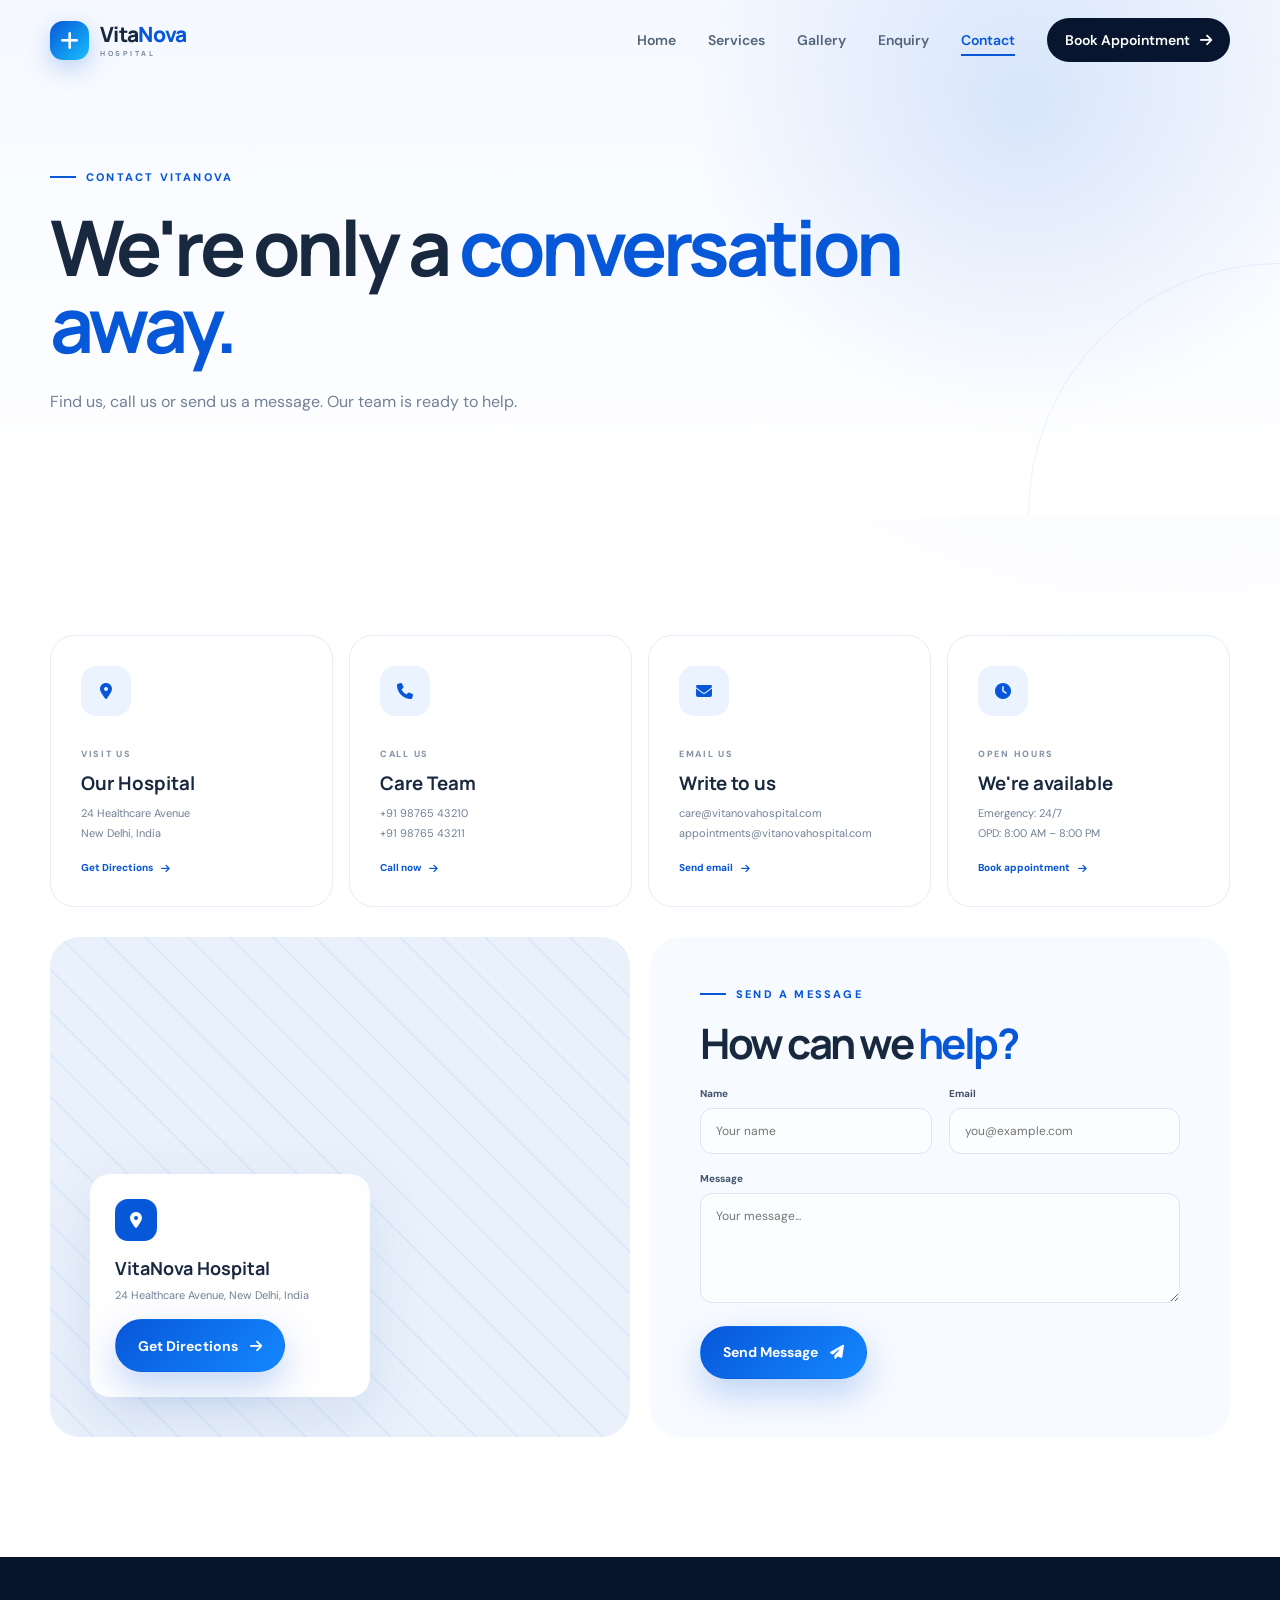
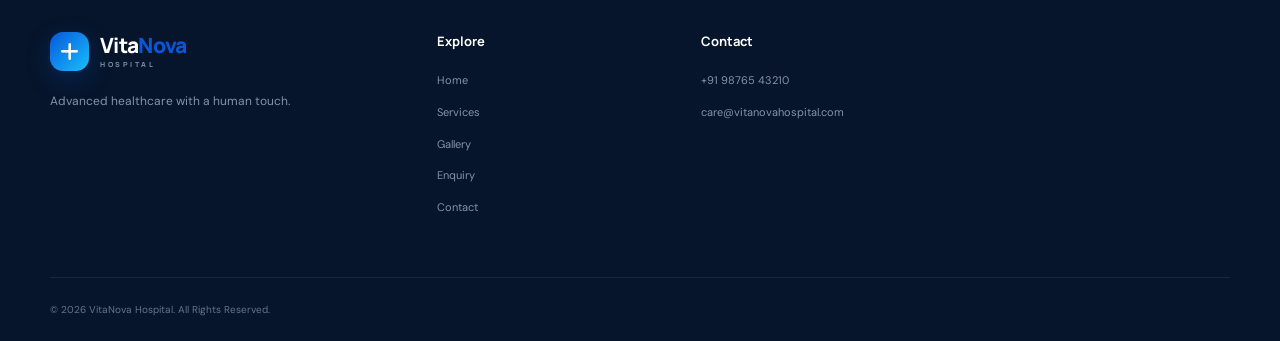
<file: contact.html>
<!DOCTYPE html>
<html lang="en">

<head>

    <meta charset="UTF-8">
    <meta name="viewport" content="width=device-width, initial-scale=1.0">

    <title>Contact | VitaNova Hospital</title>

    <link rel="preconnect" href="https://fonts.googleapis.com">
    <link rel="preconnect" href="https://fonts.gstatic.com" crossorigin>

    <link href="https://fonts.googleapis.com/css2?family=DM+Sans:wght@400;500;600;700&family=Manrope:wght@400;500;600;700;800&display=swap"
          rel="stylesheet">

    <link rel="stylesheet"
          href="https://cdnjs.cloudflare.com/ajax/libs/font-awesome/6.5.2/css/all.min.css">

    <link rel="stylesheet" href="style.css">

</head>

<body>

<header class="header">

    <div class="container nav-container">

        <a href="index.html" class="logo">

            <span class="logo-icon">
                <i class="fa-solid fa-plus"></i>
            </span>

            <span>
                Vita<span>Nova</span>
                <small>HOSPITAL</small>
            </span>

        </a>

        <nav class="nav" id="nav">

            <a href="index.html">Home</a>
            <a href="services.html">Services</a>
            <a href="gallery.html">Gallery</a>
            <a href="enquiry.html">Enquiry</a>
            <a href="contact.html" class="active">Contact</a>

            <a href="enquiry.html" class="nav-button">
                Book Appointment
                <i class="fa-solid fa-arrow-right"></i>
            </a>

        </nav>

        <button class="menu-toggle" id="menuToggle">
            <i class="fa-solid fa-bars"></i>
        </button>

    </div>

</header>


<section class="page-hero">

    <div class="container page-hero-content reveal">

        <div class="eyebrow">
            <span></span>
            CONTACT VITANOVA
        </div>

        <h1>
            We're only a
            <span>conversation away.</span>
        </h1>

        <p>
            Find us, call us or send us a message.
            Our team is ready to help.
        </p>

    </div>

</section>


<section class="section contact-section">

    <div class="container">

        <div class="contact-cards">

            <div class="contact-card reveal">

                <div class="contact-card-icon">
                    <i class="fa-solid fa-location-dot"></i>
                </div>

                <span>VISIT US</span>

                <h3>Our Hospital</h3>

                <p>
                    24 Healthcare Avenue<br>
                    New Delhi, India
                </p>

                <a href="#">
                    Get Directions
                    <i class="fa-solid fa-arrow-right"></i>
                </a>

            </div>


            <div class="contact-card reveal">

                <div class="contact-card-icon">
                    <i class="fa-solid fa-phone"></i>
                </div>

                <span>CALL US</span>

                <h3>Care Team</h3>

                <p>
                    +91 98765 43210<br>
                    +91 98765 43211
                </p>

                <a href="tel:+919876543210">
                    Call now
                    <i class="fa-solid fa-arrow-right"></i>
                </a>

            </div>


            <div class="contact-card reveal">

                <div class="contact-card-icon">
                    <i class="fa-solid fa-envelope"></i>
                </div>

                <span>EMAIL US</span>

                <h3>Write to us</h3>

                <p>
                    care@vitanovahospital.com<br>
                    appointments@vitanovahospital.com
                </p>

                <a href="mailto:care@vitanovahospital.com">
                    Send email
                    <i class="fa-solid fa-arrow-right"></i>
                </a>

            </div>


            <div class="contact-card reveal">

                <div class="contact-card-icon">
                    <i class="fa-solid fa-clock"></i>
                </div>

                <span>OPEN HOURS</span>

                <h3>We're available</h3>

                <p>
                    Emergency: 24/7<br>
                    OPD: 8:00 AM – 8:00 PM
                </p>

                <a href="enquiry.html">
                    Book appointment
                    <i class="fa-solid fa-arrow-right"></i>
                </a>

            </div>

        </div>


        <div class="contact-bottom">

            <div class="map-card reveal">

                <div class="map-content">

                    <div class="map-pin">
                        <i class="fa-solid fa-location-dot"></i>
                    </div>

                    <h3>VitaNova Hospital</h3>

                    <p>
                        24 Healthcare Avenue,
                        New Delhi, India
                    </p>

                    <a href="#" class="btn btn-primary">
                        Get Directions
                        <i class="fa-solid fa-arrow-right"></i>
                    </a>

                </div>

            </div>


            <div class="message-card reveal">

                <div class="eyebrow">
                    <span></span>
                    SEND A MESSAGE
                </div>

                <h2>
                    How can we
                    <span>help?</span>
                </h2>

                <form id="contactForm">

                    <div class="form-row">

                        <div class="form-group">

                            <label>Name</label>

                            <input type="text"
                                   placeholder="Your name"
                                   required>

                        </div>

                        <div class="form-group">

                            <label>Email</label>

                            <input type="email"
                                   placeholder="you@example.com"
                                   required>

                        </div>

                    </div>


                    <div class="form-group">

                        <label>Message</label>

                        <textarea
                            rows="5"
                            placeholder="Your message..."
                            required></textarea>

                    </div>


                    <button class="btn btn-primary" type="submit">

                        Send Message

                        <i class="fa-solid fa-paper-plane"></i>

                    </button>

                </form>

            </div>

        </div>

    </div>

</section>


<footer class="footer">

    <div class="container footer-grid">

        <div class="footer-brand">

            <a href="index.html" class="logo footer-logo">

                <span class="logo-icon">
                    <i class="fa-solid fa-plus"></i>
                </span>

                <span>
                    Vita<span>Nova</span>
                    <small>HOSPITAL</small>
                </span>

            </a>

            <p>
                Advanced healthcare with a human touch.
            </p>

        </div>


        <div class="footer-column">

            <h4>Explore</h4>

            <a href="index.html">Home</a>
            <a href="services.html">Services</a>
            <a href="gallery.html">Gallery</a>
            <a href="enquiry.html">Enquiry</a>
            <a href="contact.html">Contact</a>

        </div>


        <div class="footer-column">

            <h4>Contact</h4>

            <p>+91 98765 43210</p>
            <p>care@vitanovahospital.com</p>

        </div>

    </div>


    <div class="footer-bottom container">

        © 2025 VitaNova Hospital. All Rights Reserved.

    </div>

</footer>


<script src="script.js"></script>

</body>
</html>
</file>
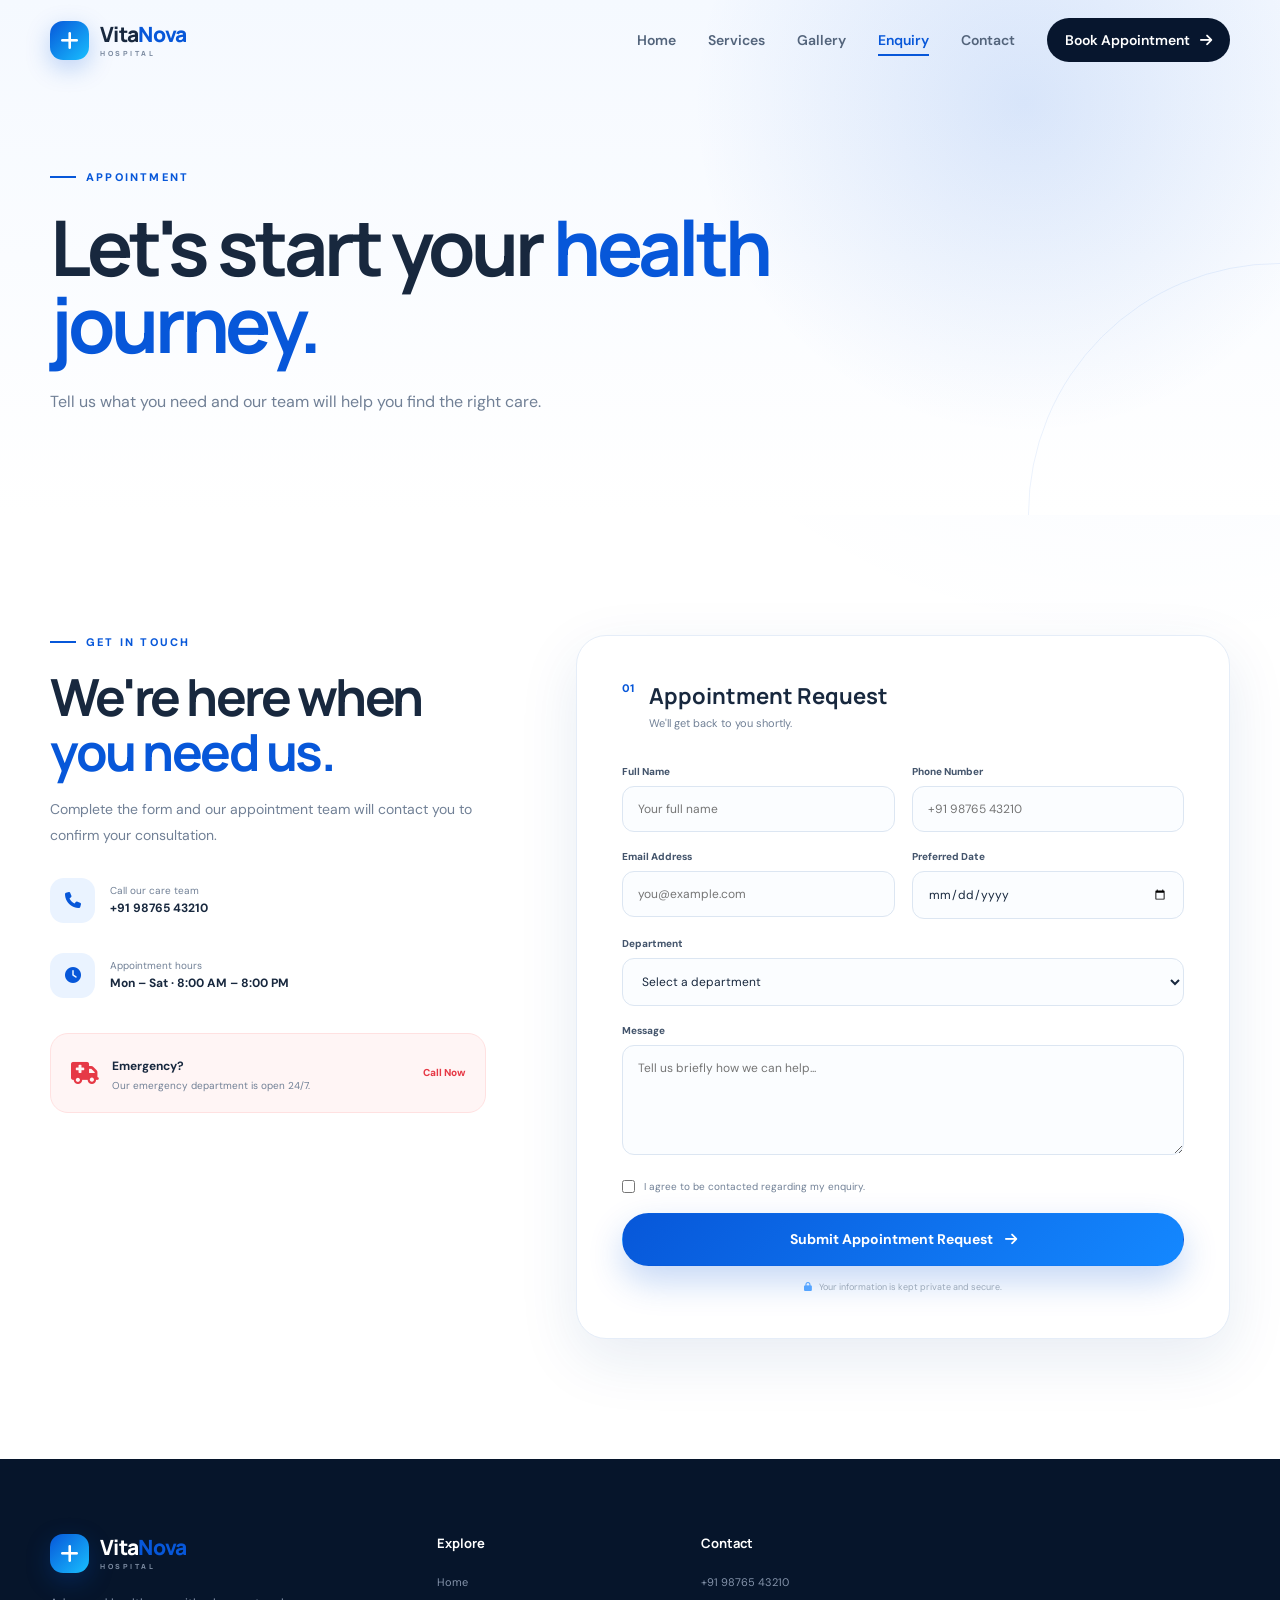
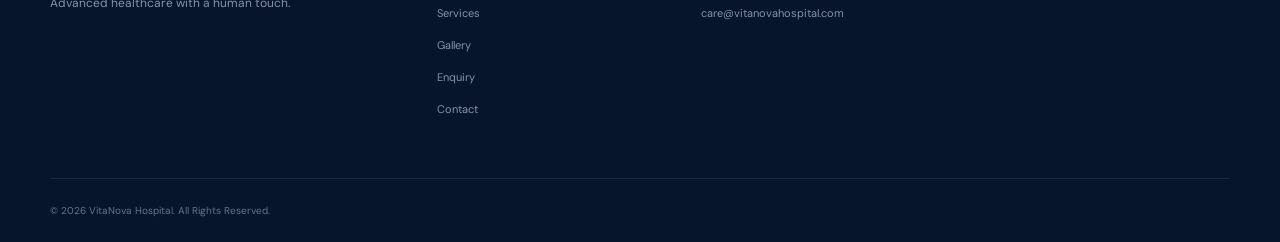
<file: enquiry.html>
<!DOCTYPE html>
<html lang="en">

<head>

    <meta charset="UTF-8">
    <meta name="viewport" content="width=device-width, initial-scale=1.0">

    <title>Book Appointment | VitaNova Hospital</title>

    <link rel="preconnect" href="https://fonts.googleapis.com">
    <link rel="preconnect" href="https://fonts.gstatic.com" crossorigin>

    <link href="https://fonts.googleapis.com/css2?family=DM+Sans:wght@400;500;600;700&family=Manrope:wght@400;500;600;700;800&display=swap"
          rel="stylesheet">

    <link rel="stylesheet"
          href="https://cdnjs.cloudflare.com/ajax/libs/font-awesome/6.5.2/css/all.min.css">

    <link rel="stylesheet" href="style.css">

</head>

<body>

<header class="header">

    <div class="container nav-container">

        <a href="index.html" class="logo">

            <span class="logo-icon">
                <i class="fa-solid fa-plus"></i>
            </span>

            <span>
                Vita<span>Nova</span>
                <small>HOSPITAL</small>
            </span>

        </a>

        <nav class="nav" id="nav">

            <a href="index.html">Home</a>
            <a href="services.html">Services</a>
            <a href="gallery.html">Gallery</a>
            <a href="enquiry.html" class="active">Enquiry</a>
            <a href="contact.html">Contact</a>

            <a href="enquiry.html" class="nav-button">
                Book Appointment
                <i class="fa-solid fa-arrow-right"></i>
            </a>

        </nav>

        <button class="menu-toggle" id="menuToggle">
            <i class="fa-solid fa-bars"></i>
        </button>

    </div>

</header>


<section class="page-hero">

    <div class="container page-hero-content reveal">

        <div class="eyebrow">
            <span></span>
            APPOINTMENT
        </div>

        <h1>
            Let's start your
            <span>health journey.</span>
        </h1>

        <p>
            Tell us what you need and our team will
            help you find the right care.
        </p>

    </div>

</section>


<section class="section enquiry-section">

    <div class="container enquiry-grid">

        <div class="enquiry-info reveal">

            <div class="eyebrow">
                <span></span>
                GET IN TOUCH
            </div>

            <h2>
                We're here when
                <span>you need us.</span>
            </h2>

            <p>
                Complete the form and our appointment team
                will contact you to confirm your consultation.
            </p>


            <div class="contact-feature">

                <div class="contact-feature-icon">
                    <i class="fa-solid fa-phone"></i>
                </div>

                <div>
                    <span>Call our care team</span>
                    <strong>+91 98765 43210</strong>
                </div>

            </div>


            <div class="contact-feature">

                <div class="contact-feature-icon">
                    <i class="fa-solid fa-clock"></i>
                </div>

                <div>
                    <span>Appointment hours</span>
                    <strong>Mon – Sat · 8:00 AM – 8:00 PM</strong>
                </div>

            </div>


            <div class="emergency-box">

                <i class="fa-solid fa-truck-medical"></i>

                <div>
                    <strong>Emergency?</strong>
                    <p>
                        Our emergency department is open 24/7.
                    </p>
                </div>

                <a href="tel:+919876543210">
                    Call Now
                </a>

            </div>

        </div>


        <div class="form-card reveal">

            <div class="form-heading">

                <span>01</span>

                <div>
                    <h3>Appointment Request</h3>
                    <p>We'll get back to you shortly.</p>
                </div>

            </div>


            <form id="enquiryForm">

                <div class="form-row">

                    <div class="form-group">

                        <label>Full Name</label>

                        <input type="text"
                               placeholder="Your full name"
                               required>

                    </div>

                    <div class="form-group">

                        <label>Phone Number</label>

                        <input type="tel"
                               placeholder="+91 98765 43210"
                               required>

                    </div>

                </div>


                <div class="form-row">

                    <div class="form-group">

                        <label>Email Address</label>

                        <input type="email"
                               placeholder="you@example.com">

                    </div>

                    <div class="form-group">

                        <label>Preferred Date</label>

                        <input type="date"
                               required>

                    </div>

                </div>


                <div class="form-group">

                    <label>Department</label>

                    <select required>

                        <option value="">Select a department</option>

                        <option>Cardiology</option>
                        <option>Neurology</option>
                        <option>Orthopaedics</option>
                        <option>Mother & Child</option>
                        <option>Oncology</option>
                        <option>Ophthalmology</option>
                        <option>General Medicine</option>

                    </select>

                </div>


                <div class="form-group">

                    <label>Message</label>

                    <textarea
                        rows="5"
                        placeholder="Tell us briefly how we can help..."></textarea>

                </div>


                <label class="checkbox">

                    <input type="checkbox" required>

                    <span>
                        I agree to be contacted regarding my enquiry.
                    </span>

                </label>


                <button type="submit" class="btn btn-primary form-submit">

                    Submit Appointment Request

                    <i class="fa-solid fa-arrow-right"></i>

                </button>


                <p class="form-note">

                    <i class="fa-solid fa-lock"></i>

                    Your information is kept private and secure.

                </p>

            </form>

        </div>

    </div>

</section>


<footer class="footer">

    <div class="container footer-grid">

        <div class="footer-brand">

            <a href="index.html" class="logo footer-logo">

                <span class="logo-icon">
                    <i class="fa-solid fa-plus"></i>
                </span>

                <span>
                    Vita<span>Nova</span>
                    <small>HOSPITAL</small>
                </span>

            </a>

            <p>
                Advanced healthcare with a human touch.
            </p>

        </div>


        <div class="footer-column">

            <h4>Explore</h4>

            <a href="index.html">Home</a>
            <a href="services.html">Services</a>
            <a href="gallery.html">Gallery</a>
            <a href="enquiry.html">Enquiry</a>
            <a href="contact.html">Contact</a>

        </div>


        <div class="footer-column">

            <h4>Contact</h4>

            <p>+91 98765 43210</p>
            <p>care@vitanovahospital.com</p>

        </div>

    </div>


    <div class="footer-bottom container">

        © 2025 VitaNova Hospital. All Rights Reserved.

    </div>

</footer>


<script src="script.js"></script>

</body>
</html>
</file>
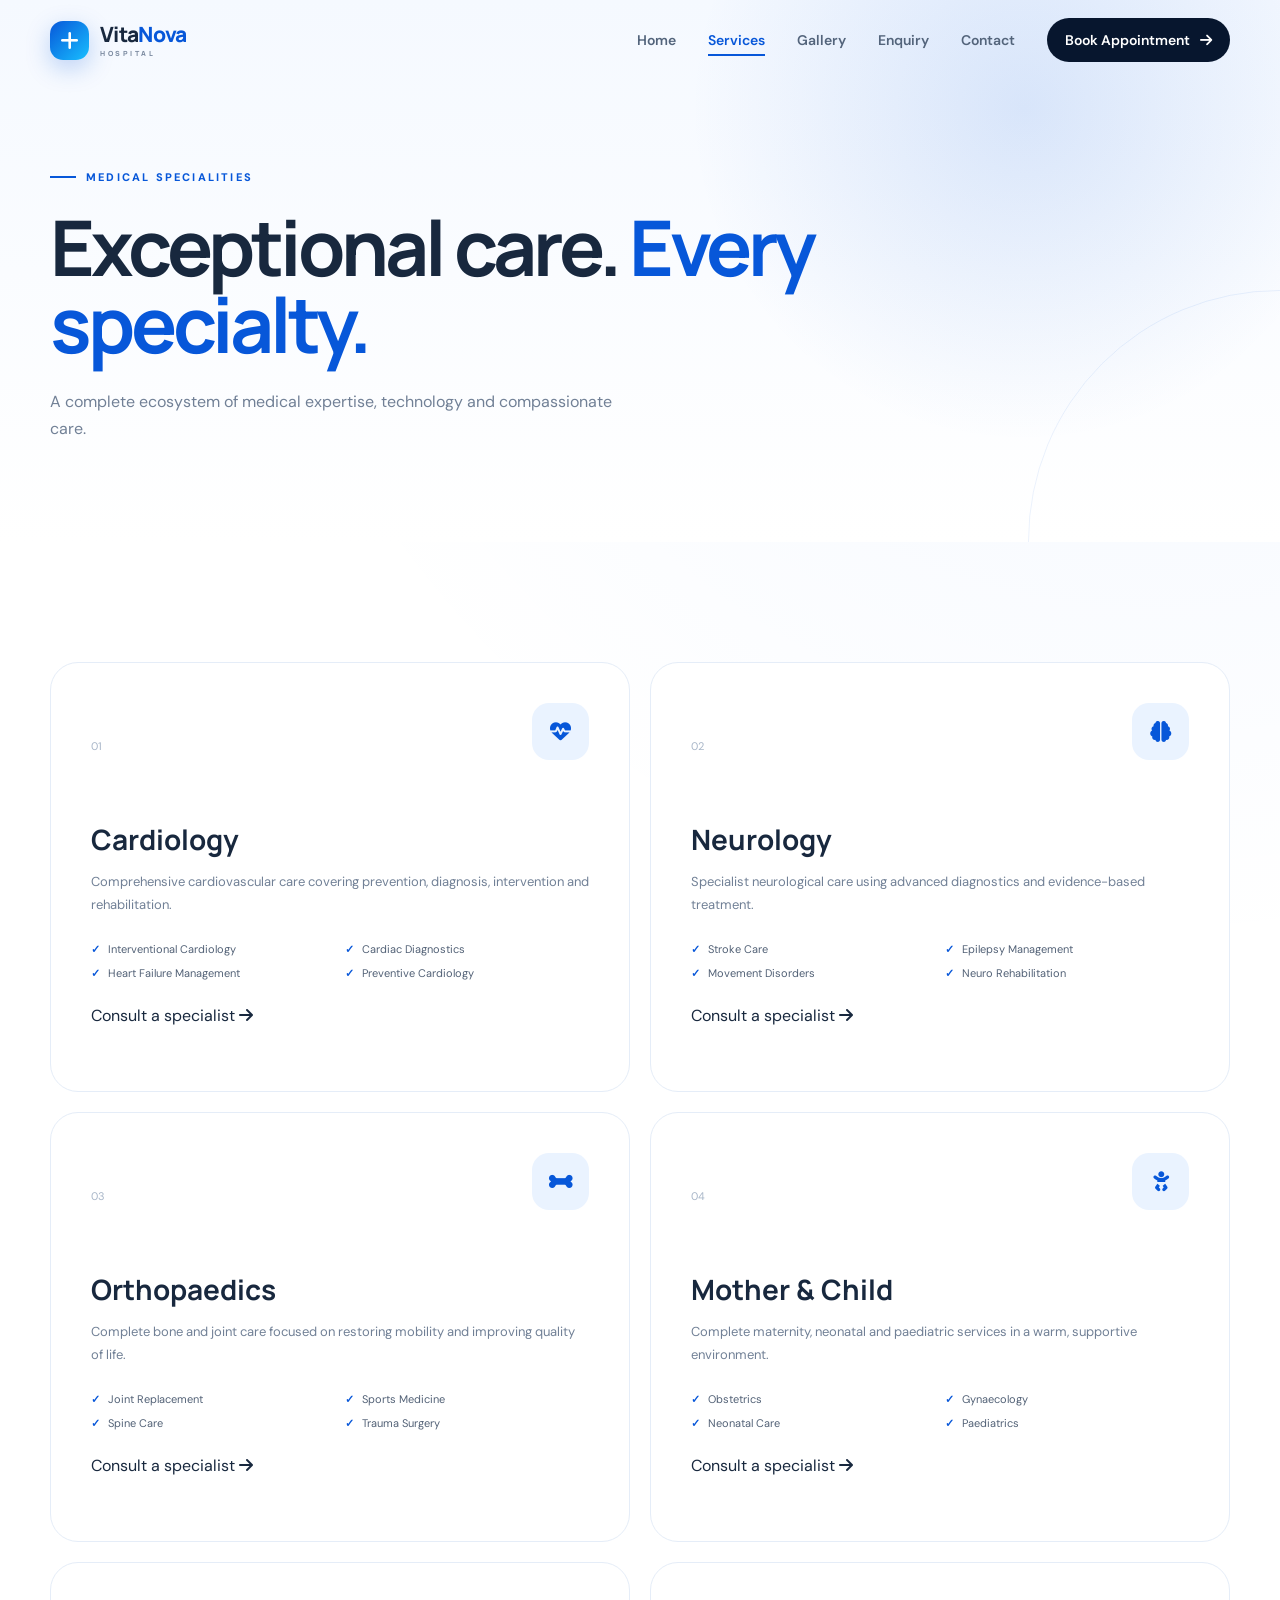
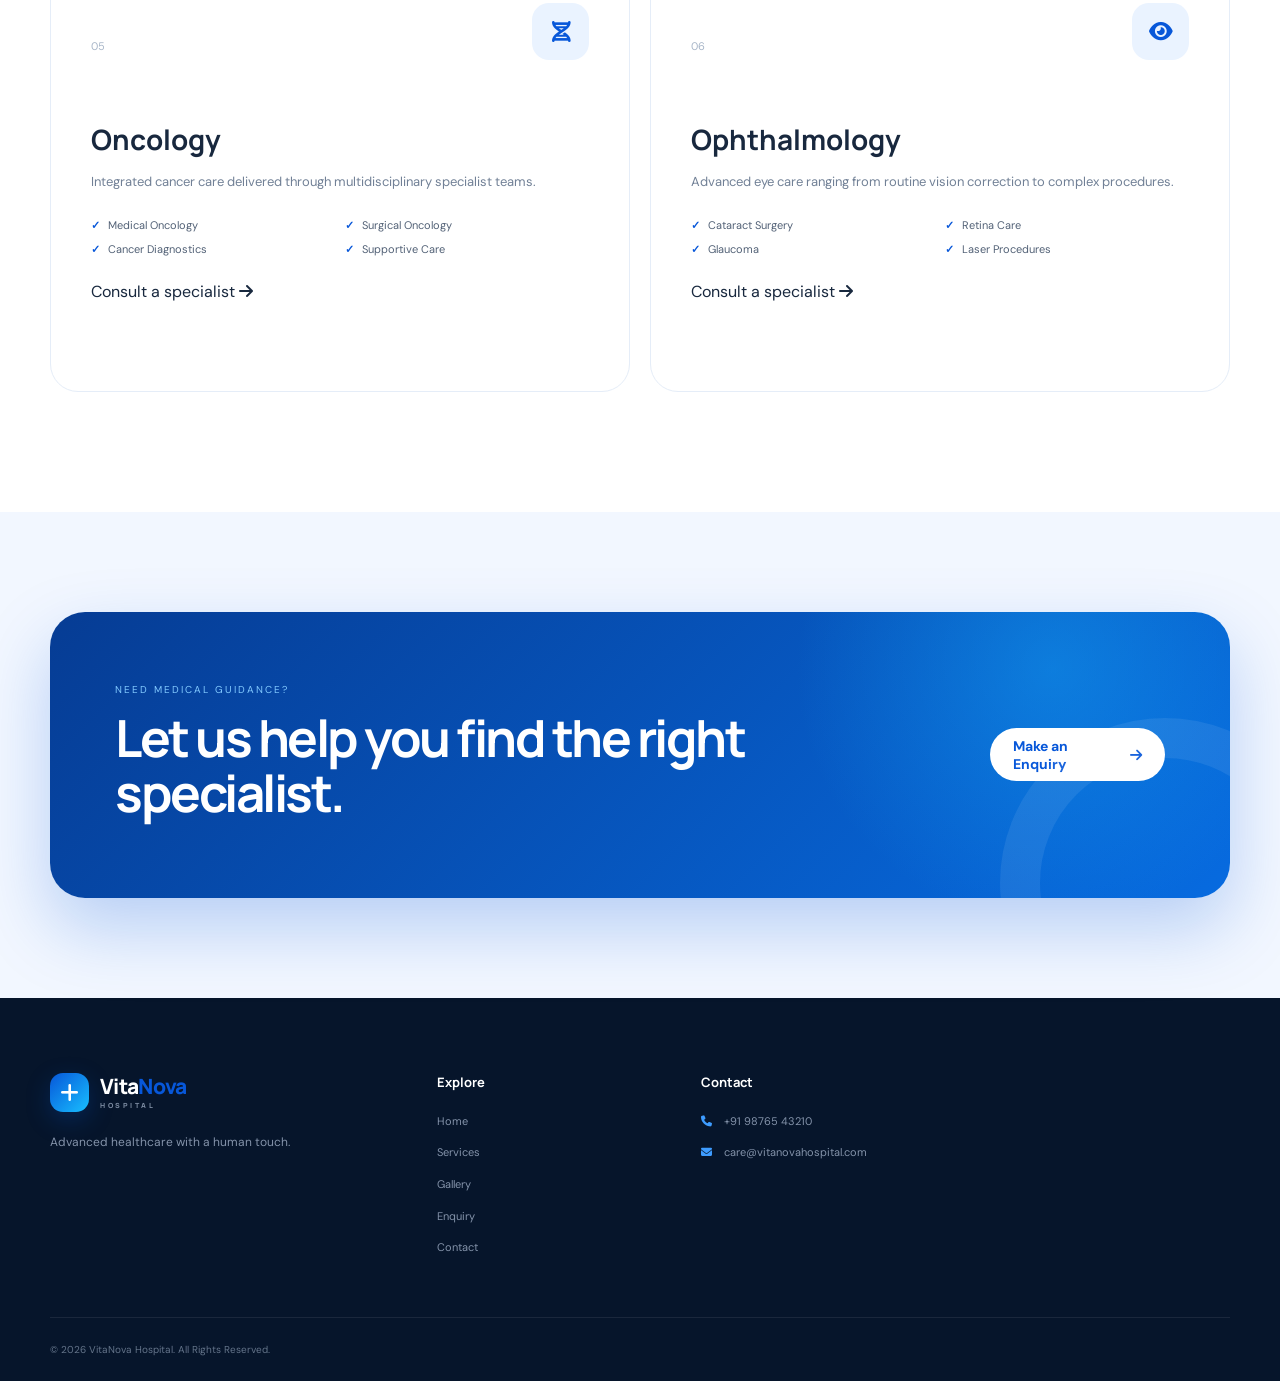
<file: services.html>
<!DOCTYPE html>
<html lang="en">

<head>

    <meta charset="UTF-8">
    <meta name="viewport" content="width=device-width, initial-scale=1.0">

    <title>Medical Services | VitaNova Hospital</title>

    <link rel="preconnect" href="https://fonts.googleapis.com">
    <link rel="preconnect" href="https://fonts.gstatic.com" crossorigin>

    <link href="https://fonts.googleapis.com/css2?family=DM+Sans:wght@400;500;600;700&family=Manrope:wght@400;500;600;700;800&display=swap"
          rel="stylesheet">

    <link rel="stylesheet"
          href="https://cdnjs.cloudflare.com/ajax/libs/font-awesome/6.5.2/css/all.min.css">

    <link rel="stylesheet" href="style.css">

</head>

<body>

<header class="header">

    <div class="container nav-container">

        <a href="index.html" class="logo">
            <span class="logo-icon">
                <i class="fa-solid fa-plus"></i>
            </span>

            <span>
                Vita<span>Nova</span>
                <small>HOSPITAL</small>
            </span>
        </a>

        <nav class="nav" id="nav">

            <a href="index.html">Home</a>
            <a href="services.html" class="active">Services</a>
            <a href="gallery.html">Gallery</a>
            <a href="enquiry.html">Enquiry</a>
            <a href="contact.html">Contact</a>

            <a href="enquiry.html" class="nav-button">
                Book Appointment
                <i class="fa-solid fa-arrow-right"></i>
            </a>

        </nav>

        <button class="menu-toggle" id="menuToggle">
            <i class="fa-solid fa-bars"></i>
        </button>

    </div>

</header>


<!-- PAGE HERO -->

<section class="page-hero">

    <div class="page-hero-bg"></div>

    <div class="container page-hero-content reveal">

        <div class="eyebrow">
            <span></span>
            MEDICAL SPECIALITIES
        </div>

        <h1>
            Exceptional care.
            <span>Every specialty.</span>
        </h1>

        <p>
            A complete ecosystem of medical expertise,
            technology and compassionate care.
        </p>

    </div>

</section>


<!-- SERVICES -->

<section class="section">

    <div class="container">

        <div class="services-large-grid">

            <div class="large-service-card reveal">

                <div class="large-service-top">
                    <span>01</span>

                    <div class="service-icon">
                        <i class="fa-solid fa-heart-pulse"></i>
                    </div>
                </div>

                <h2>Cardiology</h2>

                <p>
                    Comprehensive cardiovascular care covering
                    prevention, diagnosis, intervention and rehabilitation.
                </p>

                <ul>
                    <li>Interventional Cardiology</li>
                    <li>Cardiac Diagnostics</li>
                    <li>Heart Failure Management</li>
                    <li>Preventive Cardiology</li>
                </ul>

                <a href="enquiry.html" class="text-link">
                    Consult a specialist
                    <i class="fa-solid fa-arrow-right"></i>
                </a>

            </div>


            <div class="large-service-card reveal">

                <div class="large-service-top">
                    <span>02</span>

                    <div class="service-icon">
                        <i class="fa-solid fa-brain"></i>
                    </div>
                </div>

                <h2>Neurology</h2>

                <p>
                    Specialist neurological care using advanced
                    diagnostics and evidence-based treatment.
                </p>

                <ul>
                    <li>Stroke Care</li>
                    <li>Epilepsy Management</li>
                    <li>Movement Disorders</li>
                    <li>Neuro Rehabilitation</li>
                </ul>

                <a href="enquiry.html" class="text-link">
                    Consult a specialist
                    <i class="fa-solid fa-arrow-right"></i>
                </a>

            </div>


            <div class="large-service-card reveal">

                <div class="large-service-top">
                    <span>03</span>

                    <div class="service-icon">
                        <i class="fa-solid fa-bone"></i>
                    </div>
                </div>

                <h2>Orthopaedics</h2>

                <p>
                    Complete bone and joint care focused on
                    restoring mobility and improving quality of life.
                </p>

                <ul>
                    <li>Joint Replacement</li>
                    <li>Sports Medicine</li>
                    <li>Spine Care</li>
                    <li>Trauma Surgery</li>
                </ul>

                <a href="enquiry.html" class="text-link">
                    Consult a specialist
                    <i class="fa-solid fa-arrow-right"></i>
                </a>

            </div>


            <div class="large-service-card reveal">

                <div class="large-service-top">
                    <span>04</span>

                    <div class="service-icon">
                        <i class="fa-solid fa-baby"></i>
                    </div>
                </div>

                <h2>Mother & Child</h2>

                <p>
                    Complete maternity, neonatal and paediatric
                    services in a warm, supportive environment.
                </p>

                <ul>
                    <li>Obstetrics</li>
                    <li>Gynaecology</li>
                    <li>Neonatal Care</li>
                    <li>Paediatrics</li>
                </ul>

                <a href="enquiry.html" class="text-link">
                    Consult a specialist
                    <i class="fa-solid fa-arrow-right"></i>
                </a>

            </div>


            <div class="large-service-card reveal">

                <div class="large-service-top">
                    <span>05</span>

                    <div class="service-icon">
                        <i class="fa-solid fa-dna"></i>
                    </div>
                </div>

                <h2>Oncology</h2>

                <p>
                    Integrated cancer care delivered through
                    multidisciplinary specialist teams.
                </p>

                <ul>
                    <li>Medical Oncology</li>
                    <li>Surgical Oncology</li>
                    <li>Cancer Diagnostics</li>
                    <li>Supportive Care</li>
                </ul>

                <a href="enquiry.html" class="text-link">
                    Consult a specialist
                    <i class="fa-solid fa-arrow-right"></i>
                </a>

            </div>


            <div class="large-service-card reveal">

                <div class="large-service-top">
                    <span>06</span>

                    <div class="service-icon">
                        <i class="fa-solid fa-eye"></i>
                    </div>
                </div>

                <h2>Ophthalmology</h2>

                <p>
                    Advanced eye care ranging from routine
                    vision correction to complex procedures.
                </p>

                <ul>
                    <li>Cataract Surgery</li>
                    <li>Retina Care</li>
                    <li>Glaucoma</li>
                    <li>Laser Procedures</li>
                </ul>

                <a href="enquiry.html" class="text-link">
                    Consult a specialist
                    <i class="fa-solid fa-arrow-right"></i>
                </a>

            </div>

        </div>

    </div>

</section>


<!-- CTA -->

<section class="cta-section">

    <div class="container cta-box">

        <div>

            <span class="cta-small">
                NEED MEDICAL GUIDANCE?
            </span>

            <h2>
                Let us help you find
                <span>the right specialist.</span>
            </h2>

        </div>

        <a href="enquiry.html" class="btn btn-white">
            Make an Enquiry
            <i class="fa-solid fa-arrow-right"></i>
        </a>

    </div>

</section>


<footer class="footer">

    <div class="container footer-grid">

        <div class="footer-brand">

            <a href="index.html" class="logo footer-logo">
                <span class="logo-icon">
                    <i class="fa-solid fa-plus"></i>
                </span>

                <span>
                    Vita<span>Nova</span>
                    <small>HOSPITAL</small>
                </span>
            </a>

            <p>
                Advanced healthcare with a human touch.
            </p>

        </div>

        <div class="footer-column">

            <h4>Explore</h4>

            <a href="index.html">Home</a>
            <a href="services.html">Services</a>
            <a href="gallery.html">Gallery</a>
            <a href="enquiry.html">Enquiry</a>
            <a href="contact.html">Contact</a>

        </div>

        <div class="footer-column">

            <h4>Contact</h4>

            <p>
                <i class="fa-solid fa-phone"></i>
                +91 98765 43210
            </p>

            <p>
                <i class="fa-solid fa-envelope"></i>
                care@vitanovahospital.com
            </p>

        </div>

    </div>

    <div class="footer-bottom container">
        © 2025 VitaNova Hospital. All Rights Reserved.
    </div>

</footer>


<script src="script.js"></script>

</body>
</html>
</file>
<file: style.css>
/* =========================================================
   VITANOVA HOSPITAL
   PREMIUM WHITE + BLUE DESIGN SYSTEM
========================================================= */

:root {

    --blue: #0757d9;
    --blue-dark: #043b98;
    --blue-light: #eaf3ff;
    --cyan: #18bfff;

    --navy: #07162e;
    --text: #18283e;
    --muted: #718096;

    --white: #ffffff;
    --off-white: #f7faff;
    --line: #e5edf8;

    --shadow:
        0 20px 60px rgba(22, 70, 140, .10);

    --shadow-large:
        0 35px 90px rgba(15, 70, 150, .17);

    --radius: 24px;

    --font-display: "Manrope", sans-serif;
    --font-body: "DM Sans", sans-serif;

}


* {
    margin: 0;
    padding: 0;
    box-sizing: border-box;
}


html {
    scroll-behavior: smooth;
}


body {

    font-family: var(--font-body);

    color: var(--text);

    background:
        radial-gradient(
            circle at 90% 0%,
            rgba(15, 104, 255, .06),
            transparent 30%
        ),
        var(--white);

    overflow-x: hidden;

}


body.menu-open {
    overflow: hidden;
}


img {
    width: 100%;
    display: block;
}


a {
    color: inherit;
    text-decoration: none;
}


button,
input,
textarea,
select {
    font: inherit;
}


button {
    cursor: pointer;
}


.container {

    width: min(1180px, calc(100% - 48px));

    margin: auto;

}


/* =========================================================
   HEADER
========================================================= */

.header {

    position: fixed;

    top: 0;
    left: 0;

    width: 100%;

    z-index: 1000;

    padding: 18px 0;

    transition: .35s ease;

}


.header.scrolled {

    background: rgba(255,255,255,.90);

    backdrop-filter: blur(20px);

    box-shadow:
        0 10px 40px rgba(0,0,0,.06);

    padding: 12px 0;

}


.nav-container {

    display: flex;

    align-items: center;

    justify-content: space-between;

}


.logo {

    display: flex;

    align-items: center;

    gap: 11px;

    font-family: var(--font-display);

    font-size: 21px;

    font-weight: 800;

    letter-spacing: -.7px;

    line-height: 1;

}


.logo > span:last-child > span {

    color: var(--blue);

}


.logo small {

    display: block;

    margin-top: 5px;

    color: #7c8ba1;

    font-size: 7px;

    letter-spacing: 2.5px;

}


.logo-icon {

    width: 39px;
    height: 39px;

    display: grid;

    place-items: center;

    color: white;

    border-radius: 13px;

    background:
        linear-gradient(
            135deg,
            var(--blue),
            var(--cyan)
        );

    box-shadow:
        0 8px 25px rgba(7,87,217,.25);

}


.nav {

    display: flex;

    align-items: center;

    gap: 32px;

}


.nav > a {

    font-size: 14px;

    font-weight: 600;

    color: #53647b;

    position: relative;

    transition: .3s;

}


.nav > a:not(.nav-button)::after {

    content: "";

    position: absolute;

    width: 0;

    height: 2px;

    background: var(--blue);

    bottom: -7px;

    left: 0;

    transition: .3s;

}


.nav > a:hover,
.nav > a.active {

    color: var(--blue);

}


.nav > a:hover::after,
.nav > a.active::after {

    width: 100%;

}


.nav-button {

    display: flex;

    align-items: center;

    gap: 10px;

    color: white !important;

    background: var(--navy);

    padding: 13px 18px;

    border-radius: 50px;

}


.nav-button:hover {

    background: var(--blue);

    transform: translateY(-2px);

}


.menu-toggle {

    display: none;

    border: 0;

    background: none;

    font-size: 25px;

    color: var(--navy);

}


/* =========================================================
   HERO
========================================================= */

.hero {

    min-height: 820px;

    padding-top: 150px;

    position: relative;

    overflow: hidden;

    display: flex;

    align-items: center;

    background:

        radial-gradient(
            circle at 85% 20%,
            rgba(18,140,255,.13),
            transparent 28%
        ),

        radial-gradient(
            circle at 20% 80%,
            rgba(10,80,220,.07),
            transparent 30%
        );

}


.hero-grid {

    display: grid;

    grid-template-columns:
        1fr
        .9fr;

    gap: 80px;

    align-items: center;

}


.eyebrow {

    display: flex;

    align-items: center;

    gap: 10px;

    color: var(--blue);

    font-size: 11px;

    font-weight: 800;

    letter-spacing: 2.2px;

}


.eyebrow > span {

    width: 26px;
    height: 2px;

    background: var(--blue);

}


.hero h1 {

    font-family: var(--font-display);

    font-size: clamp(52px, 6vw, 86px);

    line-height: .98;

    letter-spacing: -5px;

    max-width: 700px;

    margin: 25px 0;

}


.hero h1 span,
.about-content h2 span,
.section-heading h2 span,
.why-header h2 span,
.testimonial-left h2 span,
.cta-box h2 span,
.page-hero h1 span,
.enquiry-info h2 span,
.message-card h2 span {

    color: var(--blue);

}


.hero-content > p {

    max-width: 590px;

    color: var(--muted);

    font-size: 17px;

    line-height: 1.8;

}


.hero-buttons {

    display: flex;

    gap: 13px;

    margin-top: 34px;

    flex-wrap: wrap;

}


.btn {

    min-height: 53px;

    padding: 0 22px;

    display: inline-flex;

    align-items: center;

    justify-content: center;

    gap: 12px;

    border-radius: 50px;

    font-size: 14px;

    font-weight: 700;

    border: 1px solid transparent;

    transition: .3s ease;

}


.btn-primary {

    color: white;

    background:
        linear-gradient(
            135deg,
            var(--blue),
            #1488ff
        );

    box-shadow:
        0 15px 35px rgba(7,87,217,.24);

}


.btn-primary:hover {

    transform: translateY(-4px);

    box-shadow:
        0 20px 45px rgba(7,87,217,.35);

}


.btn-outline {

    border-color: #d8e3f2;

    background: rgba(255,255,255,.8);

}


.btn-outline:hover {

    border-color: var(--blue);

    color: var(--blue);

}


.btn-dark {

    color: white;

    background: var(--navy);

}


.btn-white {

    background: white;

    color: var(--blue);

}


.hero-trust {

    display: flex;

    align-items: center;

    gap: 15px;

    margin-top: 45px;

}


.avatars {

    display: flex;

}


.avatars span {

    width: 35px;
    height: 35px;

    border-radius: 50%;

    border: 2px solid white;

    margin-left: -8px;

    display: grid;

    place-items: center;

    font-size: 9px;

    font-weight: 800;

    color: white;

    background:
        linear-gradient(
            135deg,
            #163d72,
            #278fff
        );

}


.avatars span:first-child {
    margin-left: 0;
}


.hero-trust strong {

    display: block;

    font-size: 13px;

}


.hero-trust small {

    color: var(--muted);

    font-size: 11px;

}


/* HERO VISUAL */

.hero-visual {

    position: relative;

    min-height: 580px;

}


.card-main {

    position: absolute;

    width: 390px;

    right: 50px;

    top: 25px;

    padding: 15px;

    border-radius: 30px;

    background: rgba(255,255,255,.75);

    border: 1px solid rgba(255,255,255,.9);

    box-shadow:
        0 40px 90px rgba(20,76,150,.20);

    backdrop-filter: blur(20px);

    transform: rotate(2deg);

}


.card-top {

    padding: 10px 8px;

    display: flex;

    justify-content: space-between;

    align-items: center;

    color: #6e7e94;

    font-size: 8px;

    font-weight: 800;

    letter-spacing: 1.8px;

}


.live-dot {

    display: flex;

    align-items: center;

    gap: 6px;

}


.live-dot i {

    width: 6px;
    height: 6px;

    border-radius: 50%;

    background: #20c477;

    box-shadow: 0 0 0 5px rgba(32,196,119,.1);

}


.doctor-image {

    position: relative;

    height: 390px;

    overflow: hidden;

    border-radius: 23px;

}


.doctor-image img {

    height: 100%;

    object-fit: cover;

}


.doctor-badge {

    position: absolute;

    bottom: 18px;

    left: 18px;

    right: 18px;

    padding: 13px;

    display: flex;

    align-items: center;

    gap: 10px;

    border-radius: 16px;

    background: rgba(255,255,255,.9);

    backdrop-filter: blur(20px);

}


.badge-icon {

    width: 37px;
    height: 37px;

    display: grid;

    place-items: center;

    color: white;

    border-radius: 11px;

    background: var(--blue);

}


.doctor-badge strong {

    display: block;

    font-size: 12px;

}


.doctor-badge small {

    color: var(--muted);

    font-size: 10px;

}


.doctor-info {

    padding: 15px 7px 4px;

    display: flex;

    justify-content: space-between;

    align-items: center;

}


.doctor-info small {

    color: #8b98aa;

    font-size: 9px;

}


.doctor-info h3 {

    font-family: var(--font-display);

    font-size: 17px;

    margin: 3px 0;

}


.doctor-info p {

    color: var(--muted);

    font-size: 10px;

}


.rating {

    padding: 8px 10px;

    border-radius: 10px;

    background: #fff8e5;

    color: #d99600;

    font-size: 11px;

}


.floating-stat {

    position: absolute;

    display: flex;

    align-items: center;

    gap: 12px;

    padding: 14px;

    background: rgba(255,255,255,.92);

    border: 1px solid white;

    border-radius: 18px;

    box-shadow: var(--shadow);

    backdrop-filter: blur(15px);

    animation: float 4s ease-in-out infinite;

}


.stat-one {

    left: -5px;

    bottom: 100px;

}


.stat-two {

    right: 0;

    top: 80px;

    animation-delay: 1s;

}


.stat-icon {

    width: 39px;
    height: 39px;

    display: grid;

    place-items: center;

    border-radius: 12px;

    color: #10a86a;

    background: #e9fff5;

}


.stat-icon.blue {

    color: var(--blue);

    background: var(--blue-light);

}


.floating-stat strong {

    display: block;

    font-size: 14px;

}


.floating-stat small {

    color: var(--muted);

    font-size: 9px;

}


.hero-orb {

    position: absolute;

    border-radius: 50%;

    filter: blur(1px);

    opacity: .6;

}


.orb-one {

    width: 500px;
    height: 500px;

    right: -300px;
    top: 100px;

    border: 1px solid rgba(7,87,217,.15);

}


.orb-two {

    width: 350px;
    height: 350px;

    left: -250px;
    bottom: -150px;

    border: 1px solid rgba(24,191,255,.2);

}


.hero-scroll {

    position: absolute;

    bottom: 25px;

    left: 50%;

    transform: translateX(-50%);

    display: flex;

    align-items: center;

    gap: 10px;

    color: #94a2b4;

    font-size: 10px;

    letter-spacing: 1px;

}


.hero-scroll span {

    width: 22px;
    height: 34px;

    border: 1px solid #bcc8d8;

    border-radius: 20px;

    position: relative;

}


.hero-scroll span::after {

    content: "";

    position: absolute;

    width: 3px;
    height: 7px;

    background: var(--blue);

    border-radius: 4px;

    top: 7px;

    left: 50%;

    transform: translateX(-50%);

    animation: scrollDot 1.5s infinite;

}


/* =========================================================
   TRUST STRIP
========================================================= */

.trust-strip {

    border-top: 1px solid var(--line);

    border-bottom: 1px solid var(--line);

    background: white;

}


.trust-grid {

    display: grid;

    grid-template-columns: repeat(4,1fr);

}


.trust-item {

    padding: 25px;

    display: flex;

    align-items: center;

    gap: 14px;

    border-right: 1px solid var(--line);

}


.trust-item:last-child {
    border-right: 0;
}


.trust-item > i {

    color: var(--blue);

    font-size: 21px;

}


.trust-item strong {

    display: block;

    font-family: var(--font-display);

    font-size: 14px;

}


.trust-item span {

    display: block;

    color: var(--muted);

    font-size: 10px;

    margin-top: 3px;

}


/* =========================================================
   GENERAL SECTIONS
========================================================= */

.section {

    padding: 120px 0;

}


.about-grid {

    display: grid;

    grid-template-columns: 1fr 1fr;

    gap: 100px;

    align-items: center;

}


.about-images {

    position: relative;

    min-height: 530px;

}


.about-image-main {

    width: 80%;

    height: 500px;

    overflow: hidden;

    border-radius: 30px;

    position: relative;

    z-index: 2;

}


.about-image-main img {

    height: 100%;

    object-fit: cover;

}


.experience-card {

    position: absolute;

    right: 0;

    bottom: 45px;

    z-index: 4;

    padding: 22px;

    width: 175px;

    display: flex;

    align-items: center;

    gap: 12px;

    background: var(--blue);

    color: white;

    border-radius: 20px;

    box-shadow: 0 25px 50px rgba(7,87,217,.3);

}


.experience-card strong {

    font-family: var(--font-display);

    font-size: 43px;

    line-height: 1;

}


.experience-card span {

    font-size: 11px;

    line-height: 1.4;

}


.blue-circle {

    position: absolute;

    width: 180px;
    height: 180px;

    left: -70px;
    bottom: -50px;

    border: 30px solid #e6f1ff;

    border-radius: 50%;

}


.about-content h2,
.section-heading h2,
.why-header h2,
.testimonial-left h2,
.cta-box h2,
.enquiry-info h2,
.message-card h2 {

    font-family: var(--font-display);

    font-size: clamp(38px,4vw,58px);

    line-height: 1.08;

    letter-spacing: -2.5px;

    margin: 20px 0;

}


.about-content > p {

    color: var(--muted);

    line-height: 1.8;

    font-size: 15px;

}


.about-features {

    display: grid;

    grid-template-columns: 1fr 1fr;

    gap: 17px;

    margin: 30px 0;

}


.about-features div {

    display: flex;

    align-items: center;

    gap: 9px;

    font-size: 12px;

    font-weight: 600;

}


.about-features i {

    color: var(--blue);

}


/* =========================================================
   SERVICES
========================================================= */

.services-section {

    background: var(--off-white);

}


.centered {

    text-align: center;

    max-width: 680px;

    margin: auto;

}


.eyebrow.center {

    justify-content: center;

}


.section-heading > p {

    color: var(--muted);

    line-height: 1.7;

}


.services-grid {

    display: grid;

    grid-template-columns: repeat(4,1fr);

    gap: 18px;

    margin-top: 60px;

}


.service-card {

    padding: 30px;

    min-height: 340px;

    position: relative;

    overflow: hidden;

    background: white;

    border: 1px solid #e8eff8;

    border-radius: 25px;

    transition: .4s;

}


.service-card:hover {

    transform: translateY(-10px);

    border-color: rgba(7,87,217,.25);

    box-shadow: var(--shadow);

}


.active-service {

    color: white;

    background:
        linear-gradient(
            145deg,
            #0646ac,
            #0876e9
        );

    box-shadow:
        0 25px 60px rgba(7,87,217,.22);

}


.active-service p,
.active-service a {

    color: rgba(255,255,255,.72);

}


.active-service .service-icon {

    background: rgba(255,255,255,.14);

    color: white;

}


.service-number {

    position: absolute;

    top: 25px;
    right: 25px;

    font-size: 10px;

    color: #b4c0d0;

}


.active-service .service-number {

    color: rgba(255,255,255,.4);

}


.service-icon {

    width: 57px;
    height: 57px;

    display: grid;

    place-items: center;

    border-radius: 17px;

    color: var(--blue);

    background: var(--blue-light);

    font-size: 21px;

    margin-bottom: 30px;

}


.service-card h3 {

    font-family: var(--font-display);

    font-size: 21px;

    margin-bottom: 13px;

}


.service-card p {

    color: var(--muted);

    font-size: 13px;

    line-height: 1.7;

}


.service-card a {

    position: absolute;

    bottom: 28px;

    left: 30px;

    display: flex;

    align-items: center;

    gap: 9px;

    color: var(--blue);

    font-size: 12px;

    font-weight: 700;

}


.service-card a i {

    transition: .3s;

}


.service-card:hover a i {

    transform: translateX(5px);

}


.center-button {

    text-align: center;

    margin-top: 45px;

}


/* =========================================================
   STATS
========================================================= */

.stats-section {

    padding: 75px 0;

    color: white;

    background: var(--navy);

}


.stats-grid {

    display: grid;

    grid-template-columns: repeat(4,1fr);

}


.stat-block {

    text-align: center;

    border-right: 1px solid rgba(255,255,255,.1);

}


.stat-block:last-child {

    border: 0;

}


.stat-block strong {

    font-family: var(--font-display);

    font-size: 50px;

    letter-spacing: -3px;

}


.stat-block > span {

    font-family: var(--font-display);

    color: #38a4ff;

    font-size: 25px;

    font-weight: 800;

}


.stat-block p {

    color: #8d9ab0;

    font-size: 11px;

    margin-top: 4px;

}


/* =========================================================
   WHY
========================================================= */

.why-header {

    display: grid;

    grid-template-columns: 1fr 1fr;

    gap: 80px;

    align-items: end;

}


.why-header > p {

    color: var(--muted);

    line-height: 1.8;

}


.why-grid {

    margin-top: 60px;

    display: grid;

    grid-template-columns: repeat(4,1fr);

    border-top: 1px solid var(--line);

    border-bottom: 1px solid var(--line);

}


.why-card {

    padding: 40px 30px;

    border-right: 1px solid var(--line);

    position: relative;

}


.why-card:last-child {

    border-right: 0;

}


.why-index {

    color: #9babc0;

    font-size: 10px;

}


.why-card > i {

    display: block;

    color: var(--blue);

    font-size: 25px;

    margin: 40px 0 20px;

}


.why-card h3 {

    font-family: var(--font-display);

    font-size: 17px;

    margin-bottom: 10px;

}


.why-card p {

    color: var(--muted);

    font-size: 12px;

    line-height: 1.7;

}


/* =========================================================
   TESTIMONIAL
========================================================= */

.testimonial-section {

    padding: 120px 0;

    color: white;

    background:
        radial-gradient(
            circle at 80% 20%,
            rgba(16,134,255,.2),
            transparent 30%
        ),
        var(--navy);

}


.testimonial-grid {

    display: grid;

    grid-template-columns: .8fr 1.2fr;

    gap: 100px;

    align-items: center;

}


.quote-mark {

    color: #2088ff;

    font-family: Georgia, serif;

    font-size: 100px;

    line-height: .5;

    margin-bottom: 30px;

}


.eyebrow.light {

    color: #4ca4ff;

}


.testimonial-left h2 {

    margin-top: 20px;

}


.testimonial-left > p {

    color: #9caac0;

    max-width: 400px;

    line-height: 1.7;

}


.testimonial-card {

    padding: 50px;

    background: rgba(255,255,255,.06);

    border: 1px solid rgba(255,255,255,.1);

    border-radius: 30px;

    backdrop-filter: blur(20px);

}


.stars {

    color: #ffd45c;

    letter-spacing: 5px;

    font-size: 13px;

}


.testimonial-card blockquote {

    margin: 25px 0 40px;

    font-family: var(--font-display);

    font-size: 23px;

    line-height: 1.5;

}


.patient {

    display: flex;

    align-items: center;

    gap: 12px;

}


.patient-avatar {

    width: 42px;
    height: 42px;

    display: grid;

    place-items: center;

    border-radius: 50%;

    background: linear-gradient(135deg,#168aff,#0649b7);

    font-size: 11px;

    font-weight: 800;

}


.patient strong {

    display: block;

    font-size: 13px;

}


.patient span {

    color: #8190a7;

    font-size: 10px;

}


/* =========================================================
   CTA
========================================================= */

.cta-section {

    padding: 100px 0;

    background: #f2f7ff;

}


.cta-box {

    padding: 65px;

    display: flex;

    align-items: center;

    justify-content: space-between;

    gap: 50px;

    color: white;

    border-radius: 35px;

    position: relative;

    overflow: hidden;

    background:
        radial-gradient(
            circle at 85% 20%,
            rgba(25,183,255,.35),
            transparent 25%
        ),
        linear-gradient(
            135deg,
            #063c94,
            #076be0
        );

    box-shadow:
        0 30px 70px rgba(7,87,217,.25);

}


.cta-box::before {

    content: "";

    position: absolute;

    width: 250px;
    height: 250px;

    right: -100px;
    bottom: -150px;

    border: 40px solid rgba(255,255,255,.08);

    border-radius: 50%;

}


.cta-small {

    font-size: 10px;

    letter-spacing: 2px;

    color: #82c9ff;

}


.cta-box h2 {

    margin: 12px 0;

}


.cta-box h2 span {

    color: white;

}


.cta-box p {

    color: #a9c9ef;

}


/* =========================================================
   FOOTER
========================================================= */

.footer {

    padding: 75px 0 25px;

    background: #06152b;

    color: white;

}


.footer-grid {

    display: grid;

    grid-template-columns: 1.6fr 1fr 1fr 1.3fr;

    gap: 60px;

}


.footer-brand p {

    max-width: 280px;

    color: #8493aa;

    font-size: 12px;

    line-height: 1.8;

    margin: 20px 0;

}


.footer-logo {

    color: white;

}


.socials {

    display: flex;

    gap: 8px;

}


.socials a {

    width: 34px;
    height: 34px;

    display: grid;

    place-items: center;

    border: 1px solid rgba(255,255,255,.1);

    border-radius: 50%;

    color: #9eacc0;

    font-size: 11px;

    transition: .3s;

}


.socials a:hover {

    background: var(--blue);

    color: white;

    border-color: var(--blue);

}


.footer-column {

    display: flex;

    flex-direction: column;

    gap: 13px;

}


.footer-column h4 {

    margin-bottom: 8px;

    font-family: var(--font-display);

    font-size: 13px;

}


.footer-column a,
.footer-column p {

    color: #8493aa;

    font-size: 11px;

    line-height: 1.7;

}


.footer-column a:hover {

    color: white;

}


.footer-column p i {

    width: 20px;

    color: #3e9cff;

}


.footer-bottom {

    padding-top: 25px;

    margin-top: 60px;

    border-top: 1px solid rgba(255,255,255,.08);

    color: #64748a;

    font-size: 10px;

    display: flex;

    justify-content: space-between;

}


/* =========================================================
   EMERGENCY
========================================================= */

.emergency-button {

    position: fixed;

    z-index: 900;

    bottom: 25px;

    right: 25px;

    display: flex;

    align-items: center;

    gap: 10px;

    padding: 11px 17px;

    color: white;

    background: #e63946;

    border-radius: 50px;

    box-shadow:
        0 15px 35px rgba(230,57,70,.28);

    animation: pulseEmergency 2s infinite;

}


.emergency-button > i {

    width: 31px;
    height: 31px;

    display: grid;

    place-items: center;

    border-radius: 50%;

    background: rgba(255,255,255,.15);

}


.emergency-button span {

    font-size: 11px;

    font-weight: 800;

}


.emergency-button small {

    display: block;

    font-size: 8px;

    font-weight: 400;

    opacity: .8;

}


/* =========================================================
   PAGE HERO
========================================================= */

.page-hero {

    min-height: 500px;

    padding-top: 170px;

    padding-bottom: 100px;

    display: flex;

    align-items: center;

    position: relative;

    overflow: hidden;

    background:

        radial-gradient(
            circle at 80% 20%,
            rgba(7,87,217,.13),
            transparent 30%
        ),

        linear-gradient(
            180deg,
            #f5f9ff,
            #fff
        );

}


.page-hero::after {

    content: "";

    position: absolute;

    width: 500px;
    height: 500px;

    border-radius: 50%;

    border: 1px solid rgba(7,87,217,.08);

    right: -250px;
    bottom: -250px;

}


.page-hero-content {

    position: relative;

    z-index: 2;

}


.page-hero h1 {

    max-width: 850px;

    margin: 25px 0;

    font-family: var(--font-display);

    font-size: clamp(50px,6vw,78px);

    line-height: 1;

    letter-spacing: -4px;

}


.page-hero p {

    color: var(--muted);

    max-width: 580px;

    font-size: 16px;

    line-height: 1.7;

}


/* =========================================================
   LARGE SERVICES
========================================================= */

.services-large-grid {

    display: grid;

    grid-template-columns: 1fr 1fr;

    gap: 20px;

}


.large-service-card {

    padding: 40px;

    min-height: 430px;

    border: 1px solid var(--line);

    border-radius: 28px;

    background: white;

    transition: .4s;

}


.large-service-card:hover {

    transform: translateY(-8px);

    box-shadow: var(--shadow);

    border-color: #c9ddfa;

}


.large-service-top {

    display: flex;

    align-items: center;

    justify-content: space-between;

}


.large-service-top > span {

    color: #a8b6c8;

    font-size: 11px;

}


.large-service-card h2 {

    font-family: var(--font-display);

    font-size: 28px;

    margin: 30px 0 12px;

}


.large-service-card > p {

    max-width: 500px;

    color: var(--muted);

    font-size: 13px;

    line-height: 1.8;

}


.large-service-card ul {

    list-style: none;

    margin: 25px 0;

    display: grid;

    grid-template-columns: 1fr 1fr;

    gap: 10px;

}


.large-service-card li {

    color: #526176;

    font-size: 11px;

}


.large-service-card li::before {

    content: "✓";

    margin-right: 8px;

    color: var(--blue);

    font-weight: 800;

}


/* =========================================================
   GALLERY
========================================================= */

.gallery-filter {

    display: flex;

    justify-content: center;

    gap: 10px;

    margin-bottom: 40px;

}


.filter-btn {

    border: 1px solid var(--line);

    background: white;

    padding: 11px 20px;

    border-radius: 50px;

    color: var(--muted);

    font-size: 11px;

    font-weight: 700;

    transition: .3s;

}


.filter-btn:hover,
.filter-btn.active {

    color: white;

    background: var(--blue);

    border-color: var(--blue);

}


.gallery-grid {

    display: grid;

    grid-template-columns: repeat(2,1fr);

    grid-auto-rows: 330px;

    gap: 18px;

}


.gallery-item {

    position: relative;

    overflow: hidden;

    border-radius: 25px;

    cursor: pointer;

}


.gallery-item.large {

    grid-row: span 2;

}


.gallery-item img {

    width: 100%;
    height: 100%;

    object-fit: cover;

    transition: .7s cubic-bezier(.2,.7,.2,1);

}


.gallery-item:hover img {

    transform: scale(1.07);

}


.gallery-overlay {

    position: absolute;

    inset: auto 0 0 0;

    padding: 50px 25px 25px;

    color: white;

    background:
        linear-gradient(
            transparent,
            rgba(3,16,35,.85)
        );

}


.gallery-overlay span {

    font-size: 9px;

    letter-spacing: 2px;

    text-transform: uppercase;

    color: #6dbbff;

}


.gallery-overlay h3 {

    font-family: var(--font-display);

    font-size: 20px;

    margin-top: 7px;

}


.lightbox {

    position: fixed;

    inset: 0;

    z-index: 2000;

    padding: 40px;

    display: none;

    place-items: center;

    background: rgba(3,14,31,.92);

    backdrop-filter: blur(10px);

}


.lightbox.active {

    display: grid;

}


.lightbox img {

    max-width: 90vw;

    max-height: 85vh;

    width: auto;

    border-radius: 15px;

    box-shadow: 0 30px 80px rgba(0,0,0,.4);

}


.lightbox-close {

    position: absolute;

    top: 25px;
    right: 25px;

    width: 45px;
    height: 45px;

    border: 0;

    color: white;

    background: rgba(255,255,255,.1);

    border-radius: 50%;

    font-size: 20px;

}


/* =========================================================
   ENQUIRY
========================================================= */

.enquiry-grid {

    display: grid;

    grid-template-columns: .8fr 1.2fr;

    gap: 90px;

    align-items: start;

}


.enquiry-info h2 {

    margin-bottom: 18px;

}


.enquiry-info > p {

    color: var(--muted);

    line-height: 1.8;

    font-size: 14px;

}


.contact-feature {

    display: flex;

    gap: 15px;

    align-items: center;

    margin-top: 30px;

}


.contact-feature-icon {

    width: 45px;
    height: 45px;

    display: grid;

    place-items: center;

    color: var(--blue);

    background: var(--blue-light);

    border-radius: 14px;

}


.contact-feature span {

    display: block;

    color: var(--muted);

    font-size: 10px;

}


.contact-feature strong {

    display: block;

    margin-top: 3px;

    font-size: 12px;

}


.emergency-box {

    margin-top: 35px;

    padding: 20px;

    display: grid;

    grid-template-columns: auto 1fr auto;

    gap: 13px;

    align-items: center;

    background: #fff5f5;

    border: 1px solid #ffe1e1;

    border-radius: 18px;

}


.emergency-box > i {

    color: #e63946;

    font-size: 22px;

}


.emergency-box strong {

    font-size: 12px;

}


.emergency-box p {

    color: var(--muted);

    font-size: 10px;

    margin-top: 4px;

}


.emergency-box a {

    color: #e63946;

    font-size: 10px;

    font-weight: 800;

}


.form-card {

    padding: 45px;

    border: 1px solid var(--line);

    border-radius: 30px;

    background: white;

    box-shadow: var(--shadow);

}


.form-heading {

    display: flex;

    gap: 15px;

    align-items: flex-start;

    margin-bottom: 35px;

}


.form-heading > span {

    color: var(--blue);

    font-size: 11px;

    font-weight: 800;

}


.form-heading h3 {

    font-family: var(--font-display);

    font-size: 22px;

}


.form-heading p {

    color: var(--muted);

    font-size: 11px;

    margin-top: 5px;

}


.form-row {

    display: grid;

    grid-template-columns: 1fr 1fr;

    gap: 17px;

}


.form-group {

    margin-bottom: 18px;

}


.form-group label {

    display: block;

    margin-bottom: 8px;

    color: #44556c;

    font-size: 10px;

    font-weight: 800;

}


.form-group input,
.form-group textarea,
.form-group select {

    width: 100%;

    border: 1px solid #dce6f2;

    background: #fbfdff;

    padding: 14px 15px;

    border-radius: 12px;

    outline: none;

    color: var(--text);

    font-size: 12px;

    transition: .3s;

}


.form-group textarea {

    resize: vertical;

}


.form-group input:focus,
.form-group textarea:focus,
.form-group select:focus {

    border-color: var(--blue);

    box-shadow:
        0 0 0 4px rgba(7,87,217,.08);

}


.checkbox {

    display: flex;

    align-items: center;

    gap: 9px;

    color: var(--muted);

    font-size: 10px;

    margin: 20px 0;

}


.checkbox input {

    accent-color: var(--blue);

}


.form-submit {

    width: 100%;

}


.form-note {

    text-align: center;

    margin-top: 15px;

    color: #9aa8b9;

    font-size: 9px;

}


.form-note i {

    margin-right: 5px;

    color: #55a4ff;

}


/* =========================================================
   CONTACT
========================================================= */

.contact-cards {

    display: grid;

    grid-template-columns: repeat(4,1fr);

    gap: 16px;

}


.contact-card {

    padding: 30px;

    min-height: 270px;

    border: 1px solid var(--line);

    border-radius: 24px;

    transition: .4s;

}


.contact-card:hover {

    transform: translateY(-8px);

    box-shadow: var(--shadow);

}


.contact-card-icon {

    width: 50px;
    height: 50px;

    display: grid;

    place-items: center;

    color: var(--blue);

    background: var(--blue-light);

    border-radius: 15px;

    margin-bottom: 25px;

}


.contact-card > span {

    color: #8493a7;

    font-size: 9px;

    font-weight: 800;

    letter-spacing: 1.7px;

}


.contact-card h3 {

    font-family: var(--font-display);

    margin: 8px 0;

}


.contact-card p {

    color: var(--muted);

    font-size: 11px;

    line-height: 1.8;

}


.contact-card a {

    display: inline-flex;

    gap: 8px;

    align-items: center;

    margin-top: 18px;

    color: var(--blue);

    font-size: 10px;

    font-weight: 800;

}


.contact-bottom {

    margin-top: 30px;

    display: grid;

    grid-template-columns: 1fr 1fr;

    gap: 20px;

}


.map-card {

    min-height: 500px;

    border-radius: 30px;

    overflow: hidden;

    position: relative;

    background:

        linear-gradient(
            rgba(7,87,217,.05),
            rgba(7,87,217,.05)
        ),

        repeating-linear-gradient(
            45deg,
            #e8f1fb,
            #e8f1fb 2px,
            #f5f9fd 2px,
            #f5f9fd 30px
        );

}


.map-content {

    position: absolute;

    left: 40px;
    bottom: 40px;

    width: 280px;

    padding: 25px;

    background: rgba(255,255,255,.92);

    backdrop-filter: blur(15px);

    border-radius: 20px;

    box-shadow: var(--shadow);

}


.map-pin {

    width: 42px;
    height: 42px;

    display: grid;

    place-items: center;

    color: white;

    background: var(--blue);

    border-radius: 13px;

    margin-bottom: 15px;

}


.map-content h3 {

    font-family: var(--font-display);

    font-size: 18px;

}


.map-content p {

    color: var(--muted);

    font-size: 11px;

    line-height: 1.7;

    margin: 6px 0 15px;

}


.message-card {

    padding: 50px;

    border-radius: 30px;

    background: var(--off-white);

}


.message-card h2 {

    font-size: 42px;

}


/* =========================================================
   ANIMATIONS
========================================================= */

.reveal {

    opacity: 0;

    transform: translateY(30px);

    transition:
        opacity .8s ease,
        transform .8s cubic-bezier(.2,.7,.2,1);

}


.reveal.visible {

    opacity: 1;

    transform: translateY(0);

}


@keyframes float {

    0%,
    100% {

        transform: translateY(0);

    }

    50% {

        transform: translateY(-12px);

    }

}


@keyframes scrollDot {

    0% {

        opacity: 0;

        transform:
            translate(-50%,0);

    }

    40% {

        opacity: 1;

    }

    100% {

        opacity: 0;

        transform:
            translate(-50%,10px);

    }

}


@keyframes pulseEmergency {

    0% {

        box-shadow:
            0 15px 35px rgba(230,57,70,.25);

    }

    50% {

        box-shadow:
            0 15px 35px rgba(230,57,70,.25),
            0 0 0 8px rgba(230,57,70,.08);

    }

    100% {

        box-shadow:
            0 15px 35px rgba(230,57,70,.25);

    }

}


/* =========================================================
   RESPONSIVE
========================================================= */

@media (max-width: 1050px) {

    .nav {

        gap: 18px;

    }

    .hero-grid {

        gap: 40px;

    }

    .services-grid {

        grid-template-columns: repeat(2,1fr);

    }

    .contact-cards {

        grid-template-columns: repeat(2,1fr);

    }

}


@media (max-width: 850px) {

    .container {

        width: min(100% - 32px, 650px);

    }


    .menu-toggle {

        display: block;

    }


    .nav {

        position: fixed;

        top: 0;
        right: -100%;

        width: min(340px, 85%);

        height: 100vh;

        padding: 100px 30px 30px;

        display: flex;

        align-items: flex-start;

        flex-direction: column;

        gap: 25px;

        background: white;

        box-shadow: -20px 0 60px rgba(0,0,0,.1);

        transition: .4s;

    }


    .nav.open {

        right: 0;

    }


    .nav-button {

        margin-top: 10px;

    }


    .hero {

        min-height: auto;

        padding-top: 130px;

        padding-bottom: 100px;

    }


    .hero-grid,
    .about-grid,
    .testimonial-grid,
    .enquiry-grid,
    .contact-bottom {

        grid-template-columns: 1fr;

    }


    .hero-grid {

        gap: 70px;

    }


    .hero-visual {

        min-height: 580px;

    }


    .about-grid {

        gap: 60px;

    }


    .why-header {

        grid-template-columns: 1fr;

        gap: 20px;

    }


    .why-grid {

        grid-template-columns: 1fr 1fr;

    }


    .why-card:nth-child(2) {

        border-right: 0;

    }


    .why-card:nth-child(3),
    .why-card:nth-child(4) {

        border-top: 1px solid var(--line);

    }


    .stats-grid {

        grid-template-columns: 1fr 1fr;

        gap: 35px 0;

    }


    .stat-block:nth-child(2) {

        border-right: 0;

    }


    .footer-grid {

        grid-template-columns: 1fr 1fr;

    }


    .services-large-grid {

        grid-template-columns: 1fr;

    }

}


@media (max-width: 600px) {

    .section {

        padding: 80px 0;

    }


    .hero h1 {

        font-size: 49px;

        letter-spacing: -3px;

    }


    .hero-content > p {

        font-size: 14px;

    }


    .hero-visual {

        min-height: 480px;

    }


    .card-main {

        width: calc(100% - 35px);

        right: 0;

    }


    .doctor-image {

        height: 320px;

    }


    .stat-one {

        left: 0;

        bottom: 40px;

    }


    .stat-two {

        right: -5px;

        top: 30px;

    }


    .trust-grid {

        grid-template-columns: 1fr 1fr;

    }


    .trust-item {

        border-bottom: 1px solid var(--line);

    }


    .about-images {

        min-height: 400px;

    }


    .about-image-main {

        width: 88%;

        height: 380px;

    }


    .about-features {

        grid-template-columns: 1fr;

    }


    .services-grid {

        grid-template-columns: 1fr;

    }


    .stats-grid {

        grid-template-columns: 1fr 1fr;

    }


    .stat-block strong {

        font-size: 38px;

    }


    .why-grid {

        grid-template-columns: 1fr;

    }


    .why-card,
    .why-card:nth-child(2) {

        border-right: 0;

        border-bottom: 1px solid var(--line);

    }


    .why-card:last-child {

        border-bottom: 0;

    }


    .testimonial-grid {

        gap: 45px;

    }


    .testimonial-card {

        padding: 30px;

    }


    .testimonial-card blockquote {

        font-size: 18px;

    }


    .cta-box {

        padding: 40px 25px;

        align-items: flex-start;

        flex-direction: column;

    }


    .footer-grid {

        grid-template-columns: 1fr;

        gap: 35px;

    }


    .footer-bottom {

        flex-direction: column;

        gap: 10px;

    }


    .emergency-button {

        bottom: 15px;

        right: 15px;

    }


    .page-hero {

        min-height: 420px;

        padding-top: 140px;

    }


    .page-hero h1 {

        font-size: 48px;

    }


    .gallery-grid {

        grid-template-columns: 1fr;

        grid-auto-rows: 300px;

    }


    .gallery-item.large {

        grid-row: span 1;

    }


    .gallery-filter {

        overflow-x: auto;

        justify-content: flex-start;

        padding-bottom: 5px;

    }


    .form-card,
    .message-card {

        padding: 25px;

    }


    .form-row {

        grid-template-columns: 1fr;

        gap: 0;

    }


    .contact-cards {

        grid-template-columns: 1fr;

    }


    .map-card {

        min-height: 420px;

    }


    .map-content {

        left: 20px;

        right: 20px;

        width: auto;

        bottom: 20px;

    }


    .large-service-card {

        padding: 28px;

    }


    .large-service-card ul {

        grid-template-columns: 1fr;

    }

}
</file>
